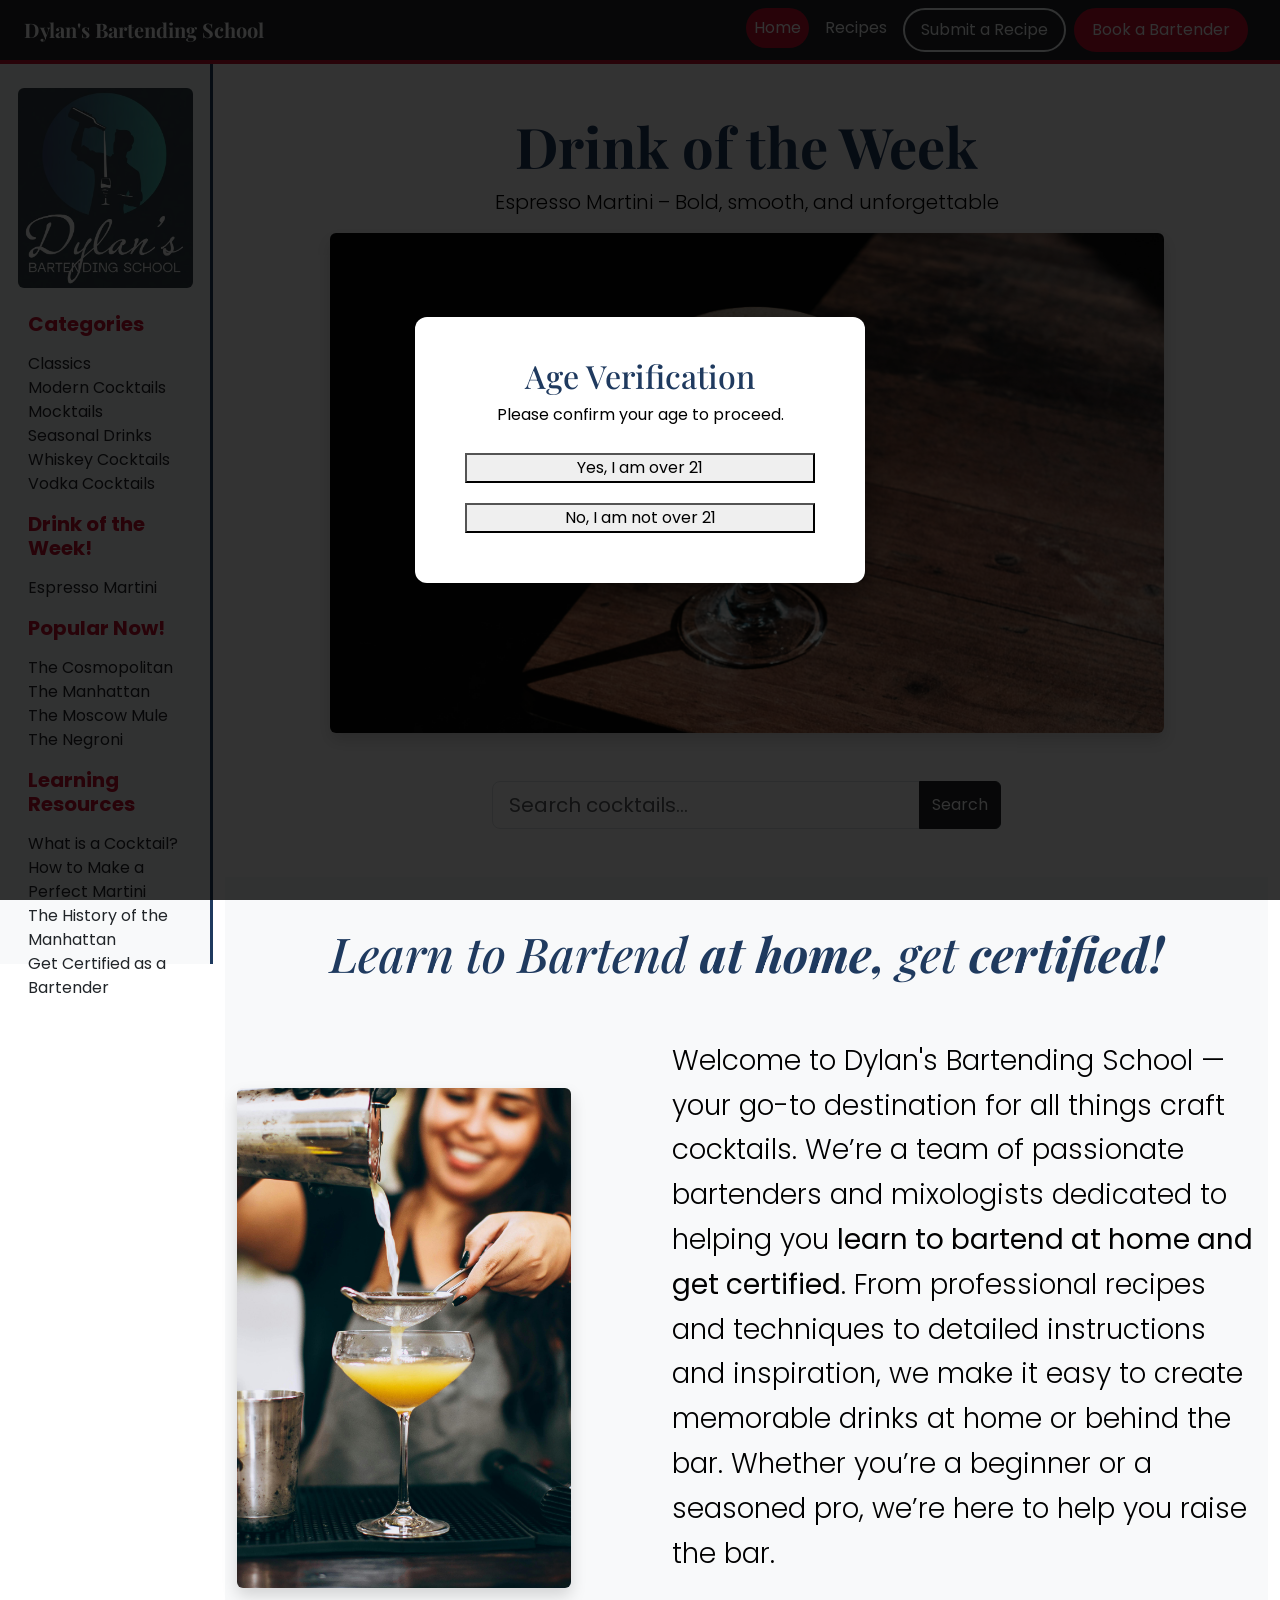
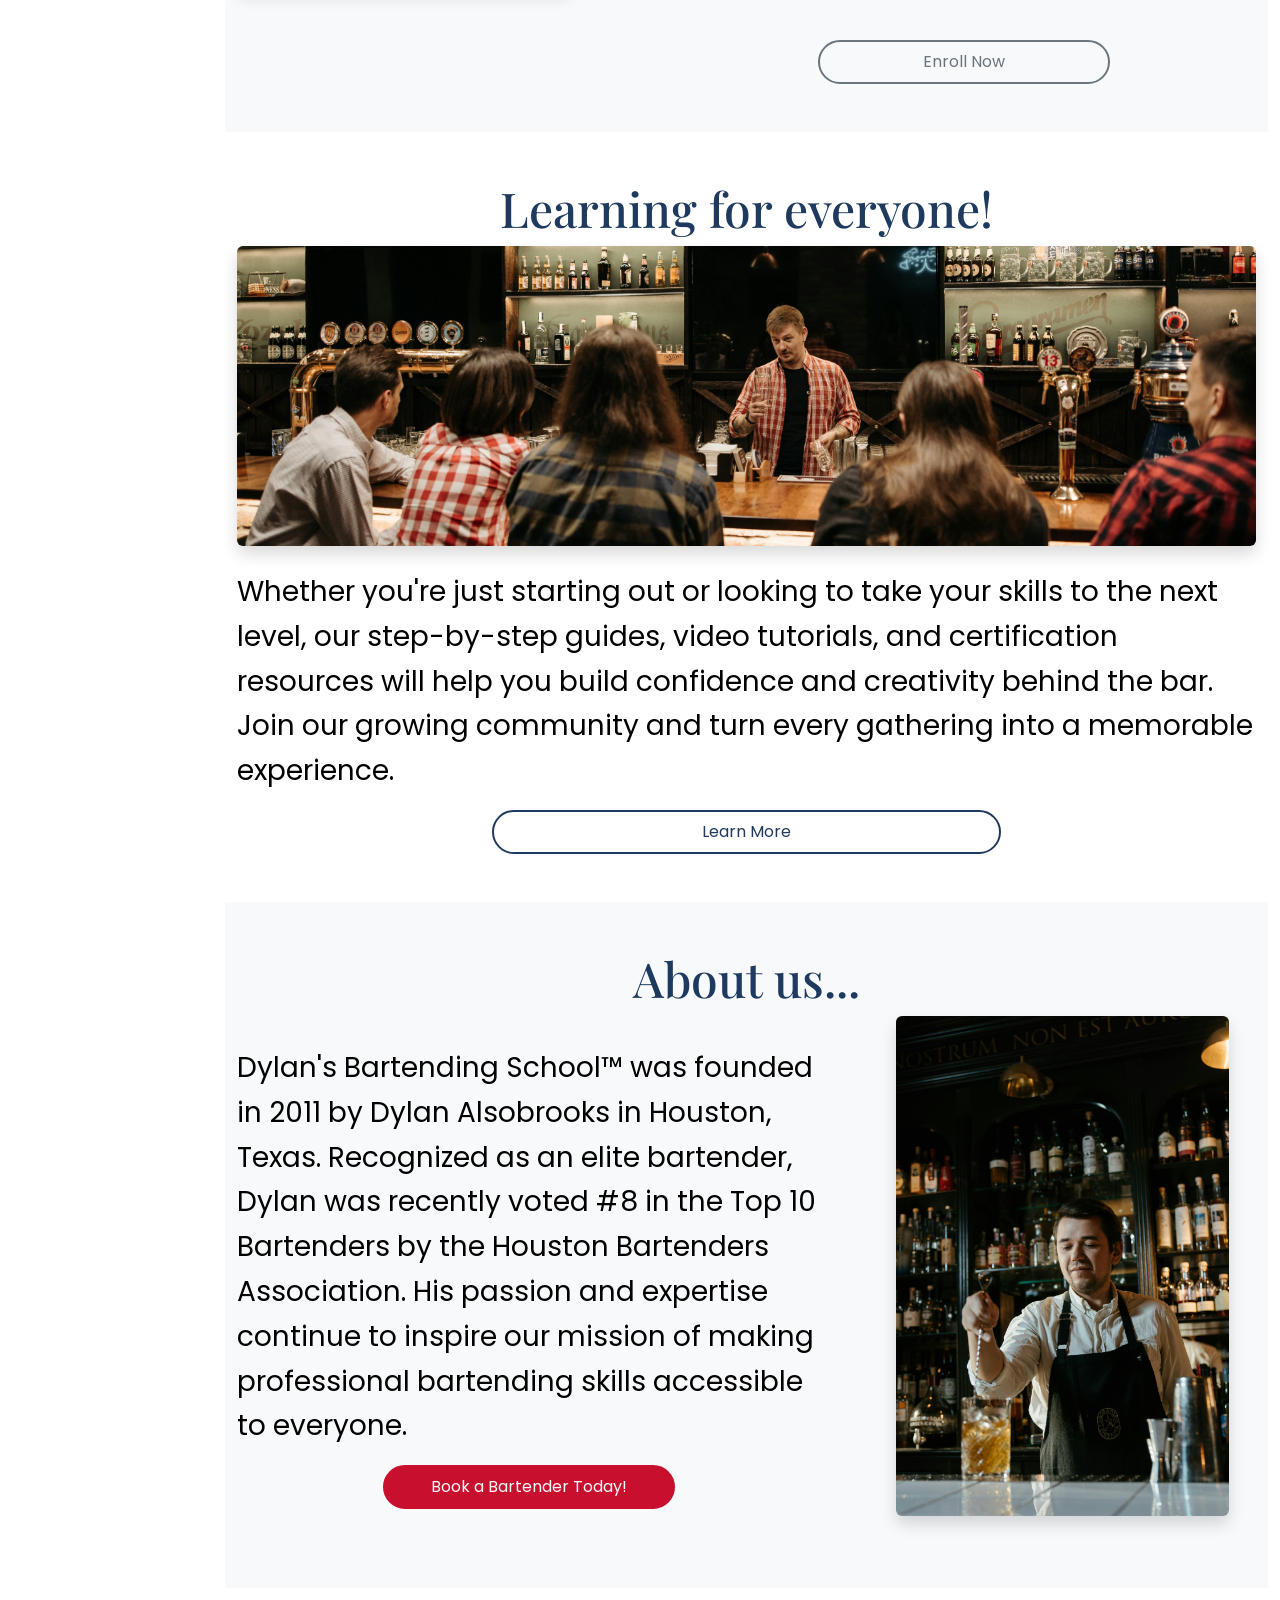
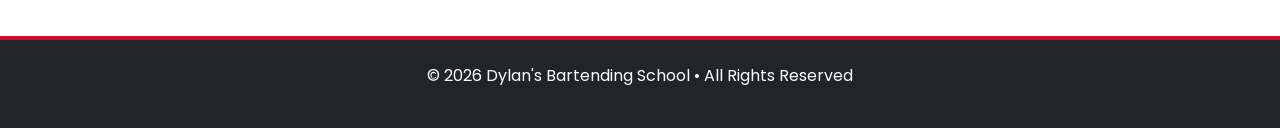
<file: html/index.html>
<!doctype html>
<html lang="en">
<!-- Our group project header -->

<head>
    <meta charset="utf-8">
    <meta name="viewport" content="width=device-width, initial-scale=1">
    <title>Drink of the Week</title>
    <!-- bootstrap 5 -->
    <link href="https://cdn.jsdelivr.net/npm/bootstrap@5.3.3/dist/css/bootstrap.min.css" rel="stylesheet">
    <!-- google fonts -->
    <link
        href="https://fonts.googleapis.com/css2?family=Playfair+Display:wght@400;700&family=Poppins:wght@400;500&display=swap"
        rel="stylesheet">
    <link href="../css/style.css" rel="stylesheet">
</head>

<!-- Project body -->

<body>
    <div id="age-gate-container"><!-- age verification --></div>
    <div id="nav-container" class="sticky-top"><!-- top navigation bar --></div>
    <div class="container-fluid">
        <div class="row">
            <div id="sidebar-container" class="col-lg-2 sidebar py-4 d-none d-lg-block"><!-- sidebar --></div>

            <!-- Project main content -->
            <div class="col-lg-10 py-5">

                <!-- hero - drink of the week -->
                <div class="text-center mb-5">
                    <h1 class="display-4 fw-bold">Drink of the Week</h1>
                    <p class="lead">Espresso Martini – Bold, smooth, and unforgettable</p>
                    <img src="../src/pexelsDrinkOfTheWeek.jpg" alt="Espresso Martini"
                        class="indexHero img-fluid rounded shadow">
                </div>

                <!-- search bar -->
                <div class="row justify-content-center mb-5">
                    <div class="col-lg-6">
                        <div class="input-group">
                            <input type="text" class="form-control form-control-lg" placeholder="Search cocktails...">
                            <button class="btn btn-dark">Search</button>
                        </div>
                    </div>
                </div>

                <section class="about py-5 bg-light">
                    <div class="container clearfix">
                        <!-- first paragraph -->
                        <h2 class="getCertifiedH2 text-center"><em>Learn to Bartend <b>at home,</b> get
                                <b>certified!</b></em></h2>
                        <div class="row align-items-center">
                            <div class="col-lg-5 mb-4 mb-lg-0 text-center text-lg-start">
                                <img src="../src/pexelsGetCertified.jpg"
                                    alt="A barrista pouring a cocktail and smiling."
                                    class="getCertifiedImg img-fluid rounded shadow">
                            </div>

                            <div class="col-lg-7">
                                <p class="getCertifiedP lead py-5 text-start mx-auto">
                                    Welcome to Dylan's Bartending School — your go-to destination for all things craft
                                    cocktails. We’re a team of passionate bartenders and mixologists dedicated to
                                    helping you <strong>learn to bartend at home and get certified</strong>. From
                                    professional recipes and techniques to detailed instructions and inspiration, we
                                    make it easy to create memorable drinks at home or behind the bar. Whether you’re a
                                    beginner or a seasoned pro, we’re here to help you raise the bar.
                                </p>
                                <a class="cta-enroll-now order-4 d-flex flex-column w-50 text-center mx-auto"
                                    href="#">Enroll Now</a>
                            </div>
                        </div>
                    </div>
                </section>

                <section class="about py-5">
                    <div class="container clearfix">
                        <!-- second paragraph -->
                        <h2 class="learningForEveryoneH2 text-center">Learning for everyone!</h2>
                        <img src="../src/pexelsLearningForEveryone.jpg"
                            alt="A group of people learning to bartend together."
                            class="learningForEveryoneImg img-fluid rounded shadow mb-4 mx-auto d-block">
                        <p class="learningForEveryoneP">
                            Whether you're just starting out or looking to take your skills to the next level, our
                            step-by-step guides, video tutorials, and certification resources will help you build
                            confidence and creativity behind the bar. Join our growing community and turn every
                            gathering into a memorable experience.
                        </p>
                        <a class="cta-learn-more order-4 d-flex flex-column w-50 text-center mx-auto" href="#">Learn
                            More</a>
                    </div>
                </section>

                <section class="about py-5 bg-light">
                    <div class="container clearfix">
                        <!-- third paragraph -->
                        <h2 class="aboutUsH2 text-center">About us...</h2>
                        <div class="row align-items-center">
                            <div class="col-lg-7 order-2 order-lg-1">
                                <p class="aboutUsP">
                                    Dylan's Bartending School™ was founded in 2011 by Dylan Alsobrooks in Houston,
                                    Texas. Recognized as an elite bartender, Dylan was recently voted #8 in the Top 10
                                    Bartenders by the Houston Bartenders Association. His passion and expertise continue
                                    to inspire our mission of making professional bartending skills accessible to
                                    everyone.
                                </p>
                                <a class="cta-booking order-4 d-flex flex-column w-50 text-center mx-auto"
                                    href="booking.html">Book a Bartender Today!</a>
                            </div>
                            <div class="col-lg-5 order-1 order-lg-2 mb-4 mb-lg-0 text-center">
                                <img src="../src/pexelsAboutUs.jpg" alt="Dylan Alsobrooks"
                                    class="aboutUsImg ms-4 img-fluid rounded shadow mb-4">
                            </div>
                        </div>
                    </div>
                </section>

            </div>
        </div>
    </div>
    <div id="footer-container"><!-- footer --></div>

    <!-- bootstrap js-->
    <script src="https://cdn.jsdelivr.net/npm/bootstrap@5.3.3/dist/js/bootstrap.bundle.min.js"></script>
    <script src="../js/ui.js"></script>
</body>

</html>
</file>
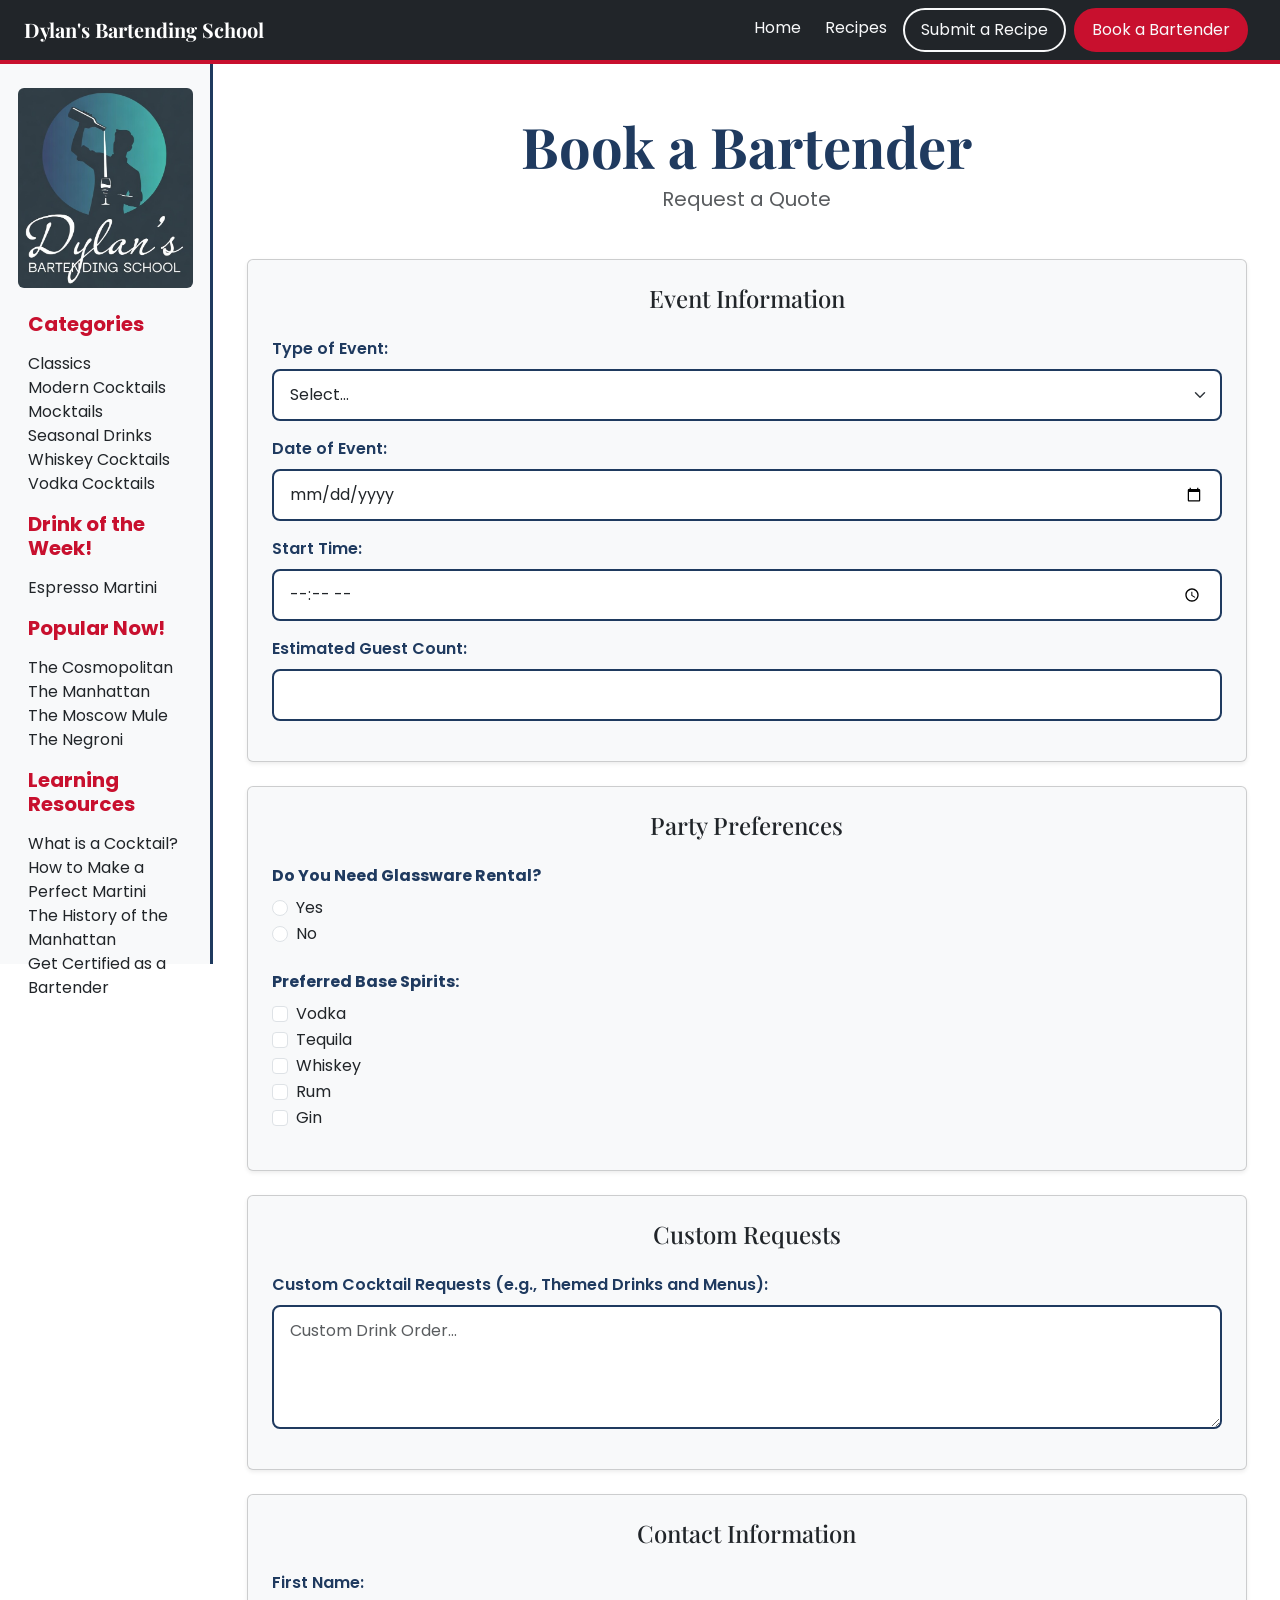
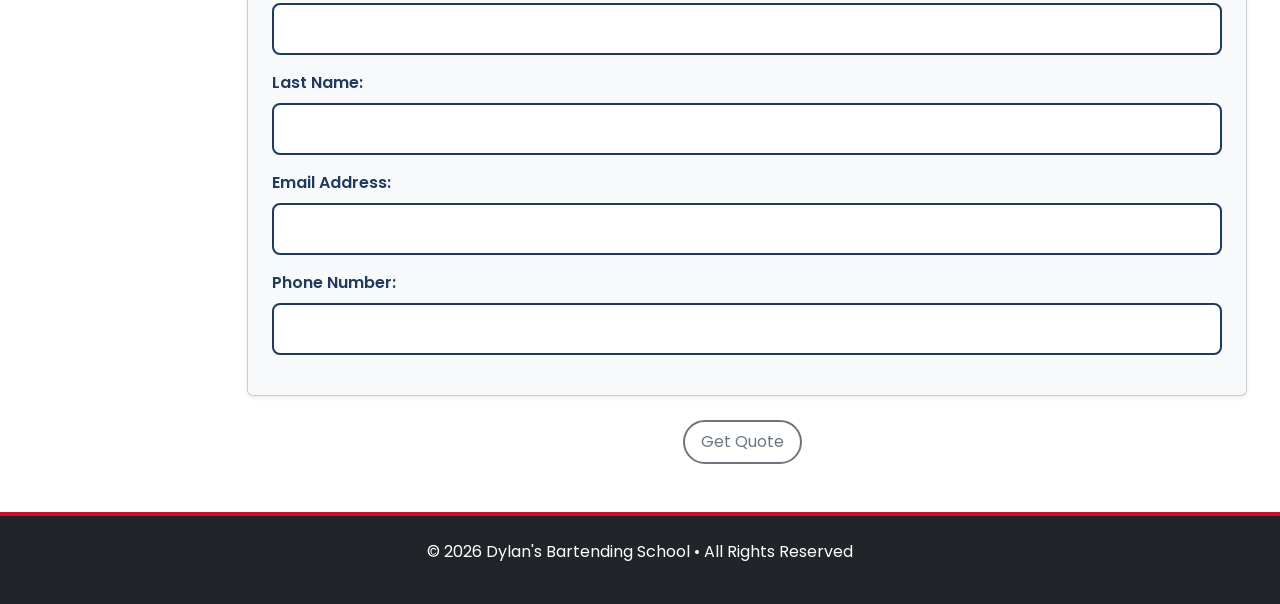
<file: html/booking.html>
<!doctype html>
<html lang="en">

<head>
    <meta charset="utf-8">
    <meta name="viewport" content="width=device-width, initial-scale=1">
    <title>Book a Bartender</title>
    <!-- bootstrap 5 -->
    <link href="https://cdn.jsdelivr.net/npm/bootstrap@5.3.3/dist/css/bootstrap.min.css" rel="stylesheet">
    <!-- google fonts -->
    <link href="https://fonts.googleapis.com/css2?family=Playfair+Display:wght@400;700&family=Poppins:wght@400;500&display=swap" rel="stylesheet">
    <link href="../css/style.css" rel="stylesheet">
</head>

<body>

    <div id="nav-container" class="sticky-top"><!-- top navbar --></div>
    <div class="container-fluid">
        <div class="row">
            <div id="sidebar-container" class="col-lg-2 sidebar py-4 d-none d-lg-block"><!-- sidebar --></div>

            <!-- main content -->
            <div class="col-lg-10 py-5">

                <!-- hero -->
                <div class="text-center mb-5">
                    <h1 class="display-4 fw-bold">Book a Bartender</h1>
                    <h5 class="text-muted fw-normal mt-2">Request a Quote</h5>
                </div>

                
                <form action="http://www.randyconnolly.com/tests/process.php" method="POST">
                    <!-- event information -->
                    <div class="card bg-light shadow-sm mx-auto mb-4 bookingCard">
                        <div class="card-body p-4">
                            <h2 class="h4 text-center mb-4">Event Information</h2>

                            <div class="mb-3">
                                <label for="event-type" class="form-label form-input-titles">Type of Event:</label>
                                <select id="event-type" name="event-type" class="form-select form-dropdown">
                                    <option value="null">Select...</option>
                                    <option value="event-type-wedding">Wedding</option>
                                    <option value="event-type-corporate">Corporate</option>
                                    <option value="event-type-private">Private</option>
                                    <option value="event-type-other">Other</option>
                                </select>
                            </div>

                            <div class="mb-3">
                                <label for="event-date" class="form-label form-input-titles">Date of Event:</label>
                                <input type="date" id="event-date" name="event-date" class="form-control form-input">
                            </div>

                            <div class="mb-3">
                                <label for="event-time" class="form-label form-input-titles">Start Time:</label>
                                <input type="time" id="event-time" name="event-time" class="form-control form-input">
                            </div>

                            <div class="mb-3">
                                <label for="guest-count" class="form-label form-input-titles">Estimated Guest Count:</label>
                                <input type="number" id="guest-count" name="guest-count" class="form-control form-input">
                            </div>
                        </div>
                    </div>

                    <!-- party preferences -->
                    <div class="card bg-light shadow-sm mx-auto mb-4 bookingCard">
                        <div class="card-body p-4">
                            <h2 class="h4 text-center mb-4">Party Preferences</h2>

                            <div class="mb-4">
                                <label class="form-label fw-bold form-input-titles">Do You Need Glassware Rental?</label>
                                <div class="form-check">
                                    <input type="radio" id="radio-yes" name="glassware" class="form-check-input form-radio" value="Yes - Glassware Needed">
                                    <label for="radio-yes" class="form-check-label form-radio-labels">Yes</label>
                                </div>
                                <div class="form-check">
                                    <input type="radio" id="radio-no" name="glassware" class="form-check-input form-radio" value="No - Glassware NOT Needed">
                                    <label for="radio-no" class="form-check-label form-radio-labels">No</label>
                                </div>
                            </div>

                            <div class="mb-3">
                                <label class="form-label fw-bold form-input-titles">Preferred Base Spirits:</label>
                                <div class="form-check">
                                    <input id="checkbox-vodka" type="checkbox" value="Vodka" name="base-spirits[]" class="form-check-input form-checkbox">
                                    <label for="checkbox-vodka" class="form-check-label form-checkbox-labels">Vodka</label>
                                </div>
                                <div class="form-check">
                                    <input type="checkbox" id="checkbox-tequila" value="Tequila" name="base-spirits[]" class="form-check-input form-checkbox">
                                    <label for="checkbox-tequila" class="form-check-label form-checkbox-labels">Tequila</label>
                                </div>
                                <div class="form-check">
                                    <input type="checkbox" id="checkbox-whiskey" value="Whiskey" name="base-spirits[]" class="form-check-input form-checkbox">
                                    <label for="checkbox-whiskey" class="form-check-label form-checkbox-labels">Whiskey</label>
                                </div>
                                <div class="form-check">
                                    <input type="checkbox" id="checkbox-rum" value="Rum" name="base-spirits[]" class="form-check-input form-checkbox">
                                    <label for="checkbox-rum" class="form-check-label form-checkbox-labels">Rum</label>
                                </div>
                                <div class="form-check">
                                    <input type="checkbox" id="checkbox-gin" value="Gin" name="base-spirits[]" class="form-check-input form-checkbox">
                                    <label for="checkbox-gin" class="form-check-label form-checkbox-labels">Gin</label>
                                </div>
                            </div>
                        </div>
                    </div>

                    <!-- customer requests -->
                    <div class="card bg-light shadow-sm mx-auto mb-4 bookingCard">
                        <div class="card-body p-4">
                            <h2 class="h4 text-center mb-4">Custom Requests</h2>
                            <div class="mb-3">
                                <label for="special-requests" class="form-label form-input-titles">Custom Cocktail Requests (e.g., Themed Drinks and Menus):</label>
                                <textarea id="special-requests" name="special-requests" class="form-control form-textarea" rows="4" placeholder="Custom Drink Order..."></textarea>
                            </div>
                        </div>
                    </div>

                        <!-- contact information -->
                        <div class="card bg-light shadow-sm mx-auto mb-4 bookingCard">
                            <div class="card-body p-4">
                                <h2 class="h4 text-center mb-4">Contact Information</h2>

                                <div class="mb-3">
                                    <label for="first-name" class="form-label form-input-titles">First Name:</label>
                                    <input type="text" id="first-name" name="first-name" class="form-control form-input">
                                </div>

                                <div class="mb-3">
                                    <label for="last-name" class="form-label form-input-titles">Last Name:</label>
                                    <input type="text" id="last-name" name="last-name" class="form-control form-input">
                                </div>

                                <div class="mb-3">
                                    <label for="email" class="form-label form-input-titles">Email Address:</label>
                                    <input type="email" id="email" name="email" class="form-control form-input">
                                </div>

                                <div class="mb-3">
                                    <label for="phone" class="form-label form-input-titles">Phone Number:</label>
                                    <input type="tel" id="phone" name="phone" class="form-control form-input">
                                </div>
                            </div>
                        </div>

                        <div id="error-messages" name="error-messages" class="error-text text-danger text-center mb-3"><!-- red error text --></div>

                        <!-- submit button -->
                        <div class="text-center">
                            <button type="submit" id="submit-btn" class="submit-form-button">Get Quote</button>
                        </div>
                    </form>
                </div>
            </div>
        </div>
    </div>
    <div id="footer-container"><!-- footer --></div>

    <!-- bootstrap js -->
    <script src="https://cdn.jsdelivr.net/npm/bootstrap@5.3.3/dist/js/bootstrap.bundle.min.js"></script>
    <script src="../js/ui.js"></script>
</body>
</html>
</file>
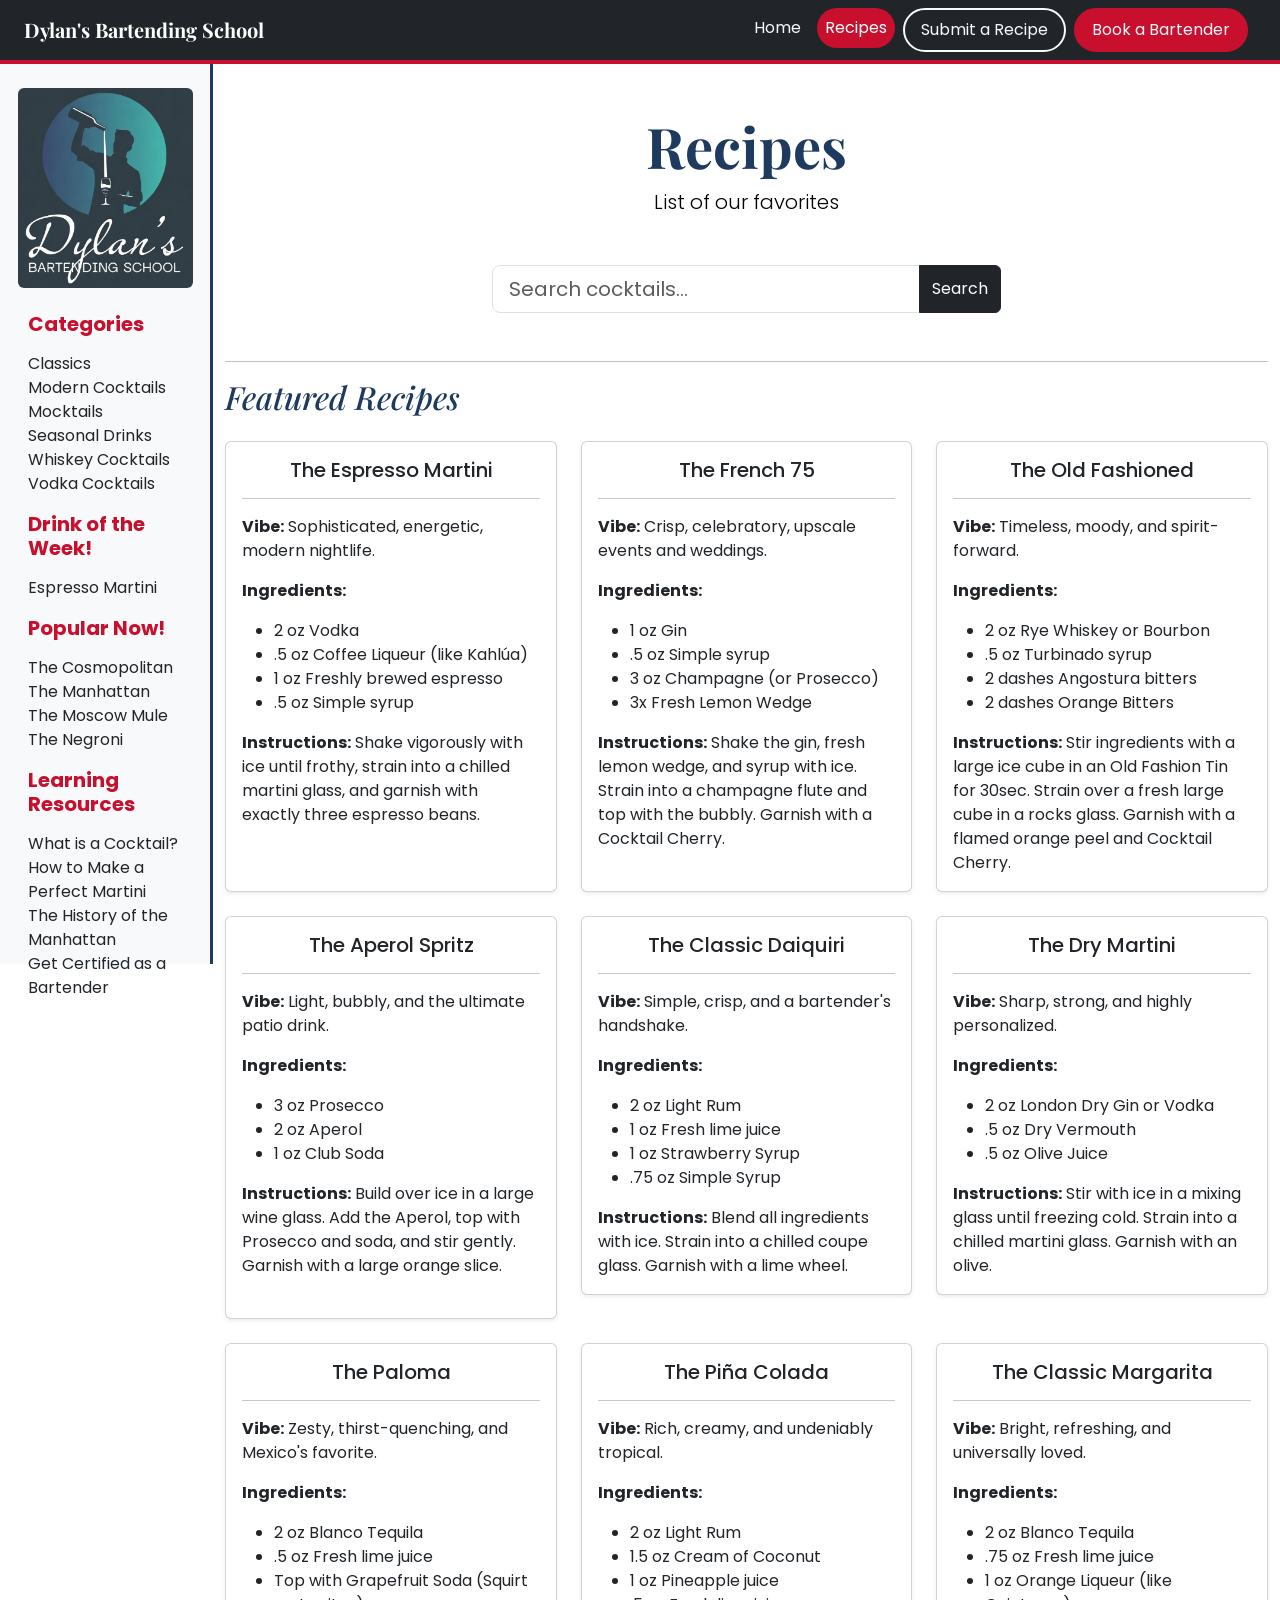
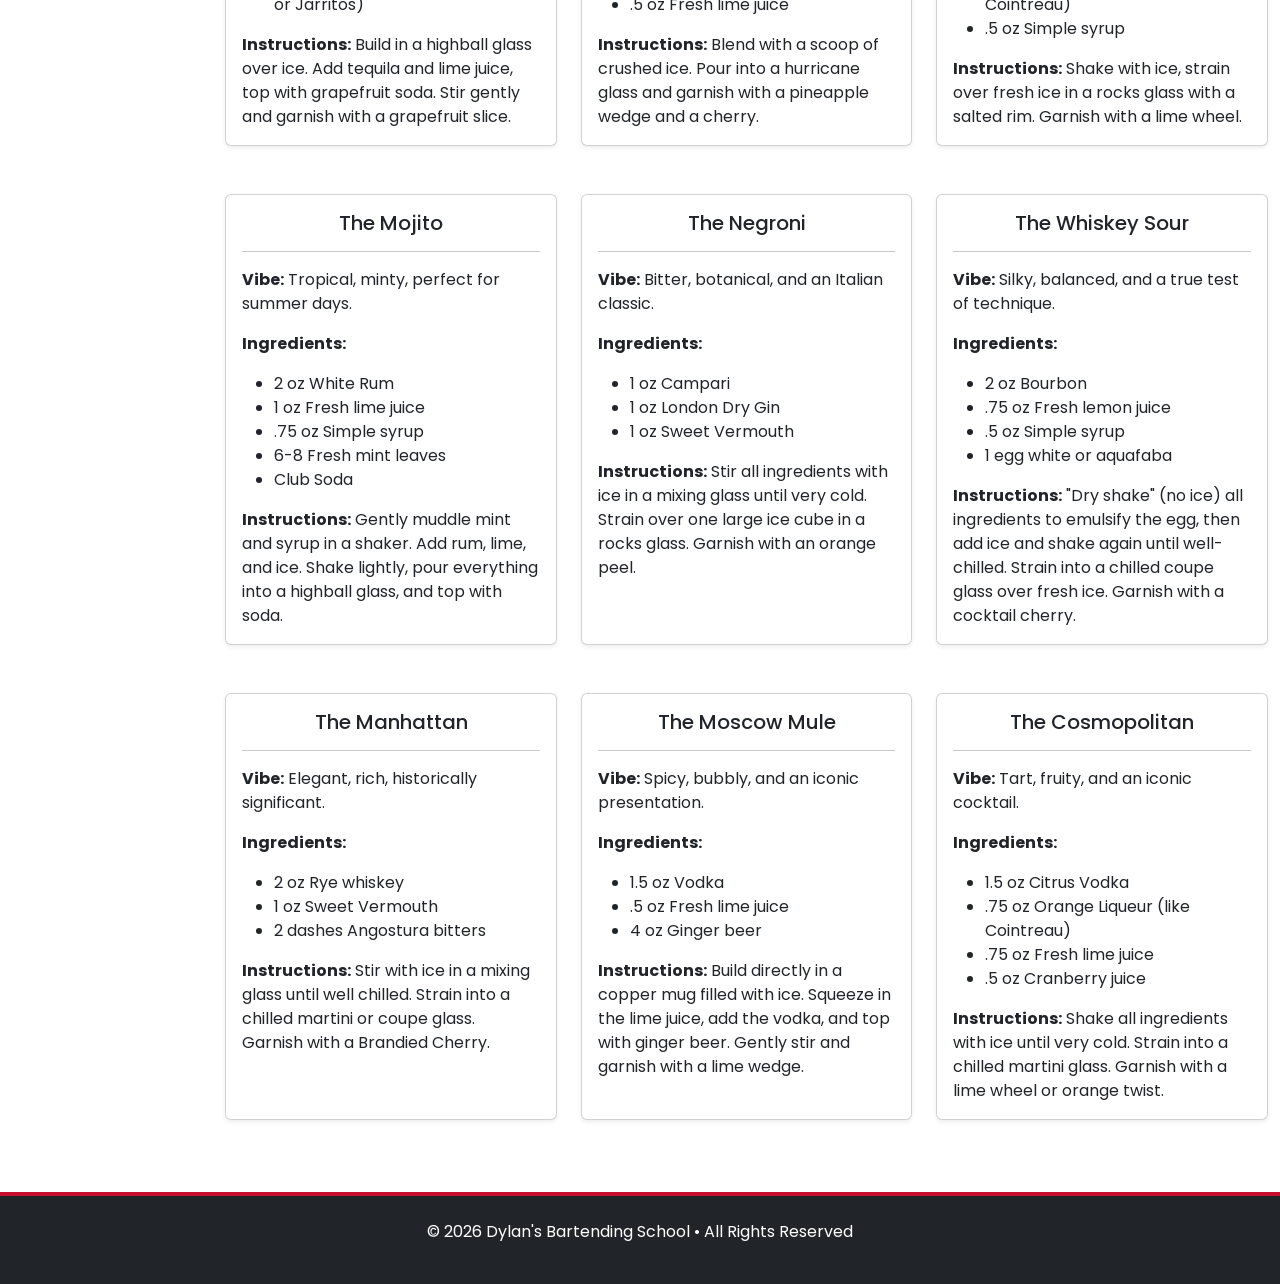
<file: html/recipe.html>
<!doctype html>
<html lang="en">

<head>
    <meta charset="utf-8">
    <meta name="viewport" content="width=device-width, initial-scale=1">
    <title>Recipes</title>
    <!-- bootstrap 5 -->
    <link href="https://cdn.jsdelivr.net/npm/bootstrap@5.3.3/dist/css/bootstrap.min.css" rel="stylesheet">
    <!-- google fonts -->
    <link href="https://fonts.googleapis.com/css2?family=Playfair+Display:wght@400;700&family=Poppins:wght@400;500&display=swap" rel="stylesheet">
    <link href="../css/style.css" rel="stylesheet">
</head>

<body>

    <div id="nav-container" class="sticky-top"><!-- top navbar --></div>
    <div class="container-fluid">
        <div class="row">
            <div id="sidebar-container" class="col-lg-2 sidebar py-4 d-none d-lg-block"><!-- sidebar --></div>

            <!-- main content -->
            <div class="col-lg-10 py-5">

                <!-- hero -->
                <div class="text-center mb-5">
                    <h1 class="display-4 fw-bold">Recipes</h1>
                    <p class="lead">List of our favorites</p>
                </div>


                <!-- search bar -->
                <div class="row justify-content-center mb-5">
                    <div class="col-lg-6">
                        <div class="input-group">
                            <input type="text" class="form-control form-control-lg" placeholder="Search cocktails...">
                            <button class="btn btn-dark">Search</button>
                        </div>
                    </div>
                </div>

                <hr>
                <!-- recipe grid -->
                <h2 class="mb-4"><em>Featured Recipes</em></h2>
                <div class="row g-4">
                    <div class="col-md-4">
                        <div class="card h-100 shadow-sm">
                            <div class="card-body">
                                <h5 class="card-title"><center>The Espresso Martini</center><hr></h5>
                                <p class="card-text"><b>Vibe:</b> Sophisticated, energetic, modern nightlife.</p>
                                <p class="card-text"><b>Ingredients:</b>
                                <ul>
                                    <li class="card-text">2 oz Vodka</li>
                                    <li class="card-text">.5 oz Coffee Liqueur (like Kahlúa)</li>
                                    <li class="card-text">1 oz Freshly brewed espresso</li>
                                    <li class="card-text">.5 oz Simple syrup</li>
                                </ul>
                                <p class="card-text">
                                    <b>Instructions:</b> Shake vigorously with ice until frothy, strain into a chilled martini glass, and garnish with exactly three espresso beans.
                                </p>
                            </div>
                        </div>
                    </div>
                    <div class="col-md-4">
                        <div class="card h-100 shadow-sm">
                            <div class="card-body">
                                <h5 class="card-title">
                                    <center>The French 75</center><hr>
                                </h5>
                                <p class="card-text"><b>Vibe:</b> Crisp, celebratory, upscale events and weddings.</p>
                                <p class="card-text"><b>Ingredients:</b>
                                <ul>
                                    <li class="card-text">1 oz Gin</li>
                                    <li class="card-text">.5 oz Simple syrup</li>
                                    <li class="card-text">3 oz Champagne (or Prosecco)</li>
                                    <li class="card-text">3x Fresh Lemon Wedge</li>
                                </ul>
                                <p class="card-text">
                                    <b>Instructions:</b> Shake the gin, fresh lemon wedge, and syrup with ice. Strain into a champagne flute and top with the bubbly. Garnish with a Cocktail Cherry.
                                </p>
                            </div>
                        </div>
                    </div>
                    <div class="col-md-4">
                        <div class="card h-100 shadow-sm">
                            <div class="card-body">
                                <h5 class="card-title text-center">The Old Fashioned</h5><hr>
                                <p class="card-text"><b>Vibe:</b> Timeless, moody, and spirit-forward.</p>
                                <p class="card-text"><b>Ingredients:</b>
                                <ul>
                                    <li class="card-text">2 oz Rye Whiskey or Bourbon</li>
                                    <li class="card-text">.5 oz Turbinado syrup</li>
                                    <li class="card-text">2 dashes Angostura bitters</li>
                                    <li class="card-text">2 dashes Orange Bitters</li>
                                </ul>
                                <p class="card-text">
                                    <b>Instructions:</b> Stir ingredients with a large ice cube in an Old Fashion Tin for 30sec. Strain over a fresh large cube in a rocks glass. Garnish with a flamed orange peel and Cocktail Cherry.
                                </p>
                            </div>
                        </div>
                    </div>

                    <div class="col-md-4">
                        <div class="card h-100 shadow-sm">
                            <div class="card-body">
                                <h5 class="card-title text-center">The Aperol Spritz</h5><hr>
                                <p class="card-text"><b>Vibe:</b> Light, bubbly, and the ultimate patio drink.</p>
                                <p class="card-text"><b>Ingredients:</b></p>
                                <ul>
                                    <li class="card-text">3 oz Prosecco</li>
                                    <li class="card-text">2 oz Aperol</li>
                                    <li class="card-text">1 oz Club Soda</li>
                                </ul>
                                <p class="card-text">
                                    <b>Instructions:</b> Build over ice in a large wine glass. Add the Aperol, top with Prosecco and soda, and stir gently. Garnish with a large orange slice.
                                </p>
                            </div>
                        </div>
                    </div>

                    <div class="col-md-4 mb-4">
                        <div class="card h-100 shadow-sm">
                            <div class="card-body">
                                <h5 class="card-title text-center">The Classic Daiquiri</h5><hr>
                                <p class="card-text"><b>Vibe:</b> Simple, crisp, and a bartender's handshake.</p>
                                <p class="card-text"><b>Ingredients:</b></p>
                                <ul>
                                    <li class="card-text">2 oz Light Rum</li>
                                    <li class="card-text">1 oz Fresh lime juice</li>
                                    <li class="card-text">1 oz Strawberry Syrup</li>
                                    <li class="card-text">.75 oz Simple Syrup</li>
                                </ul>
                                <p class="card-text">
                                    <b>Instructions:</b> Blend all ingredients with ice. Strain into a chilled coupe glass. Garnish with a lime wheel.
                                </p>
                            </div>
                        </div>
                    </div>
                    
                    <div class="col-md-4 mb-4">
                        <div class="card h-100 shadow-sm">
                            <div class="card-body">
                                <h5 class="card-title text-center">The Dry Martini</h5><hr>
                                <p class="card-text"><b>Vibe:</b> Sharp, strong, and highly personalized.</p>
                                <p class="card-text"><b>Ingredients:</b></p>
                                <ul>
                                    <li class="card-text">2 oz London Dry Gin or Vodka</li>
                                    <li class="card-text">.5 oz Dry Vermouth</li>
                                    <li class="card-text">.5 oz Olive Juice</li>
                                </ul>
                                <p class="card-text">
                                    <b>Instructions:</b> Stir with ice in a mixing glass until freezing cold. Strain into a chilled martini glass. Garnish with an olive.
                                </p>
                            </div>
                        </div>
                    </div>
                    <div class="col-md-4 mb-4">
                        <div class="card h-100 shadow-sm">
                            <div class="card-body">
                                <h5 class="card-title text-center">The Paloma</h5><hr>
                                <p class="card-text"><b>Vibe:</b> Zesty, thirst-quenching, and Mexico's favorite.</p>
                                <p class="card-text"><b>Ingredients:</b></p>
                                <ul>
                                    <li class="card-text">2 oz Blanco Tequila</li>
                                    <li class="card-text">.5 oz Fresh lime juice</li>
                                    <li class="card-text">Top with Grapefruit Soda (Squirt or Jarritos)</li>
                                </ul>
                                <p class="card-text">
                                    <b>Instructions:</b> Build in a highball glass over ice. Add tequila and lime juice, top with grapefruit soda. Stir gently and garnish with a grapefruit slice.
                                </p>
                            </div>
                        </div>
                    </div>
                    <div class="col-md-4 mb-4">
                        <div class="card h-100 shadow-sm">
                            <div class="card-body">
                                <h5 class="card-title text-center">The Piña Colada</h5><hr>
                                <p class="card-text"><b>Vibe:</b> Rich, creamy, and undeniably tropical.</p>
                                <p class="card-text"><b>Ingredients:</b></p>
                                <ul>
                                    <li class="card-text">2 oz Light Rum</li>
                                    <li class="card-text">1.5 oz Cream of Coconut</li>
                                    <li class="card-text">1 oz Pineapple juice</li>
                                    <li class="card-text">.5 oz Fresh lime juice</li>
                                </ul>
                                <p class="card-text">
                                    <b>Instructions:</b> Blend with a scoop of crushed ice. Pour into a hurricane glass and garnish with a pineapple wedge and a cherry.
                                </p>
                            </div>
                        </div>
                    </div>

                    <div class="col-md-4 mb-4">
                        <div class="card h-100 shadow-sm">
                            <div class="card-body">
                                <h5 class="card-title text-center">The Classic Margarita</h5><hr>
                                <p class="card-text"><b>Vibe:</b> Bright, refreshing, and universally loved.</p>
                                <p class="card-text"><b>Ingredients:</b></p>
                                <ul>
                                    <li class="card-text">2 oz Blanco Tequila</li>
                                    <li class="card-text">.75 oz Fresh lime juice</li>
                                    <li class="card-text">1 oz Orange Liqueur (like Cointreau)</li>
                                    <li class="card-text">.5 oz Simple syrup</li>
                                </ul>
                                <p class="card-text">
                                    <b>Instructions:</b> Shake with ice, strain over fresh ice in a rocks glass with a salted rim. Garnish with a lime wheel.
                                </p>
                            </div>
                        </div>
                    </div>

                    <div class="col-md-4 mb-4">
                        <div class="card h-100 shadow-sm">
                            <div class="card-body">
                                <h5 class="card-title text-center">The Mojito</h5><hr>
                                <p class="card-text"><b>Vibe:</b> Tropical, minty, perfect for summer days.</p>
                                <p class="card-text"><b>Ingredients:</b></p>
                                <ul>
                                    <li class="card-text">2 oz White Rum</li>
                                    <li class="card-text">1 oz Fresh lime juice</li>
                                    <li class="card-text">.75 oz Simple syrup</li>
                                    <li class="card-text">6-8 Fresh mint leaves</li>
                                    <li class="card-text">Club Soda</li>
                                </ul>
                                <p class="card-text">
                                    <b>Instructions:</b> Gently muddle mint and syrup in a shaker. Add rum, lime, and ice. Shake lightly, pour everything into a highball glass, and top with soda.
                                </p>
                            </div>
                        </div>
                    </div>

                    <div class="col-md-4 mb-4">
                        <div class="card h-100 shadow-sm">
                            <div class="card-body">
                                <h5 class="card-title text-center">The Negroni</h5><hr>
                                <p class="card-text"><b>Vibe:</b> Bitter, botanical, and an Italian classic.</p>
                                <p class="card-text"><b>Ingredients:</b></p>
                                <ul>
                                    <li class="card-text">1 oz Campari</li>
                                    <li class="card-text">1 oz London Dry Gin</li>
                                    <li class="card-text">1 oz Sweet Vermouth</li>
                                </ul>
                                <p class="card-text">
                                    <b>Instructions:</b> Stir all ingredients with ice in a mixing glass until very cold. Strain over one large ice cube in a rocks glass. Garnish with an orange peel.
                                </p>
                            </div>
                        </div>
                    </div>

                    <div class="col-md-4 mb-4">
                        <div class="card h-100 shadow-sm">
                            <div class="card-body">
                                <h5 class="card-title text-center">The Whiskey Sour</h5><hr>
                                <p class="card-text"><b>Vibe:</b> Silky, balanced, and a true test of technique.</p>
                                <p class="card-text"><b>Ingredients:</b></p>
                                <ul>
                                    <li class="card-text">2 oz Bourbon </li>
                                    <li class="card-text">.75 oz Fresh lemon juice</li>
                                    <li class="card-text">.5 oz Simple syrup</li>
                                    <li class="card-text">1 egg white or aquafaba</li>
                                </ul>
                                <p class="card-text">
                                    <b>Instructions:</b> "Dry shake" (no ice) all ingredients to emulsify the egg, then add ice and shake again until well-chilled. Strain into a chilled coupe glass over fresh ice. Garnish with a cocktail cherry.
                                </p>
                            </div>
                        </div>
                    </div>

                    <div class="col-md-4 mb-4">
                        <div class="card h-100 shadow-sm">
                            <div class="card-body">
                                <h5 class="card-title text-center">The Manhattan</h5><hr>
                                <p class="card-text"><b>Vibe:</b> Elegant, rich, historically significant.</p>
                                <p class="card-text"><b>Ingredients:</b></p>
                                <ul>
                                    <li class="card-text">2 oz Rye whiskey</li>
                                    <li class="card-text">1 oz Sweet Vermouth</li>
                                    <li class="card-text">2 dashes Angostura bitters</li>
                                </ul>
                                <p class="card-text">
                                    <b>Instructions:</b> Stir with ice in a mixing glass until well chilled. Strain into a chilled martini or coupe glass. Garnish with a Brandied Cherry.
                                </p>
                            </div>
                        </div>
                    </div>

                    <div class="col-md-4 mb-4">
                        <div class="card h-100 shadow-sm">
                            <div class="card-body">
                                <h5 class="card-title text-center">The Moscow Mule</h5><hr>
                                <p class="card-text"><b>Vibe:</b> Spicy, bubbly, and an iconic presentation.</p>
                                <p class="card-text"><b>Ingredients:</b></p>
                                <ul>
                                    <li class="card-text">1.5 oz Vodka</li>
                                    <li class="card-text">.5 oz Fresh lime juice</li>
                                    <li class="card-text">4 oz Ginger beer</li>
                                </ul>
                                <p class="card-text">
                                    <b>Instructions:</b> Build directly in a copper mug filled with ice. Squeeze in the lime juice, add the vodka, and top with ginger beer. Gently stir and garnish with a lime wedge.
                                </p>
                            </div>
                        </div>
                    </div>

                    <div class="col-md-4 mb-4">
                        <div class="card h-100 shadow-sm">
                            <div class="card-body">
                                <h5 class="card-title text-center">The Cosmopolitan</h5><hr>
                                <p class="card-text"><b>Vibe:</b> Tart, fruity, and an iconic cocktail.</p>
                                <p class="card-text"><b>Ingredients:</b></p>
                                <ul>
                                    <li class="card-text">1.5 oz Citrus Vodka</li>
                                    <li class="card-text">.75 oz Orange Liqueur (like Cointreau)</li>
                                    <li class="card-text">.75 oz Fresh lime juice</li>
                                    <li class="card-text">.5 oz Cranberry juice</li>
                                </ul>
                                <p class="card-text">
                                    <b>Instructions:</b> Shake all ingredients with ice until very cold. Strain into a chilled martini glass. Garnish with a lime wheel or orange twist.
                                </p>
                            </div>
                        </div>
                    </div>




                </div>
            </div>
        </div>
    </div>
    <div id="footer-container"><!-- footer --></div>

    <!-- javascript -->
    <script src="https://cdn.jsdelivr.net/npm/bootstrap@5.3.3/dist/js/bootstrap.bundle.min.js"></script>
    <script src="../js/ui.js"></script>
</body>
</html>
</file>
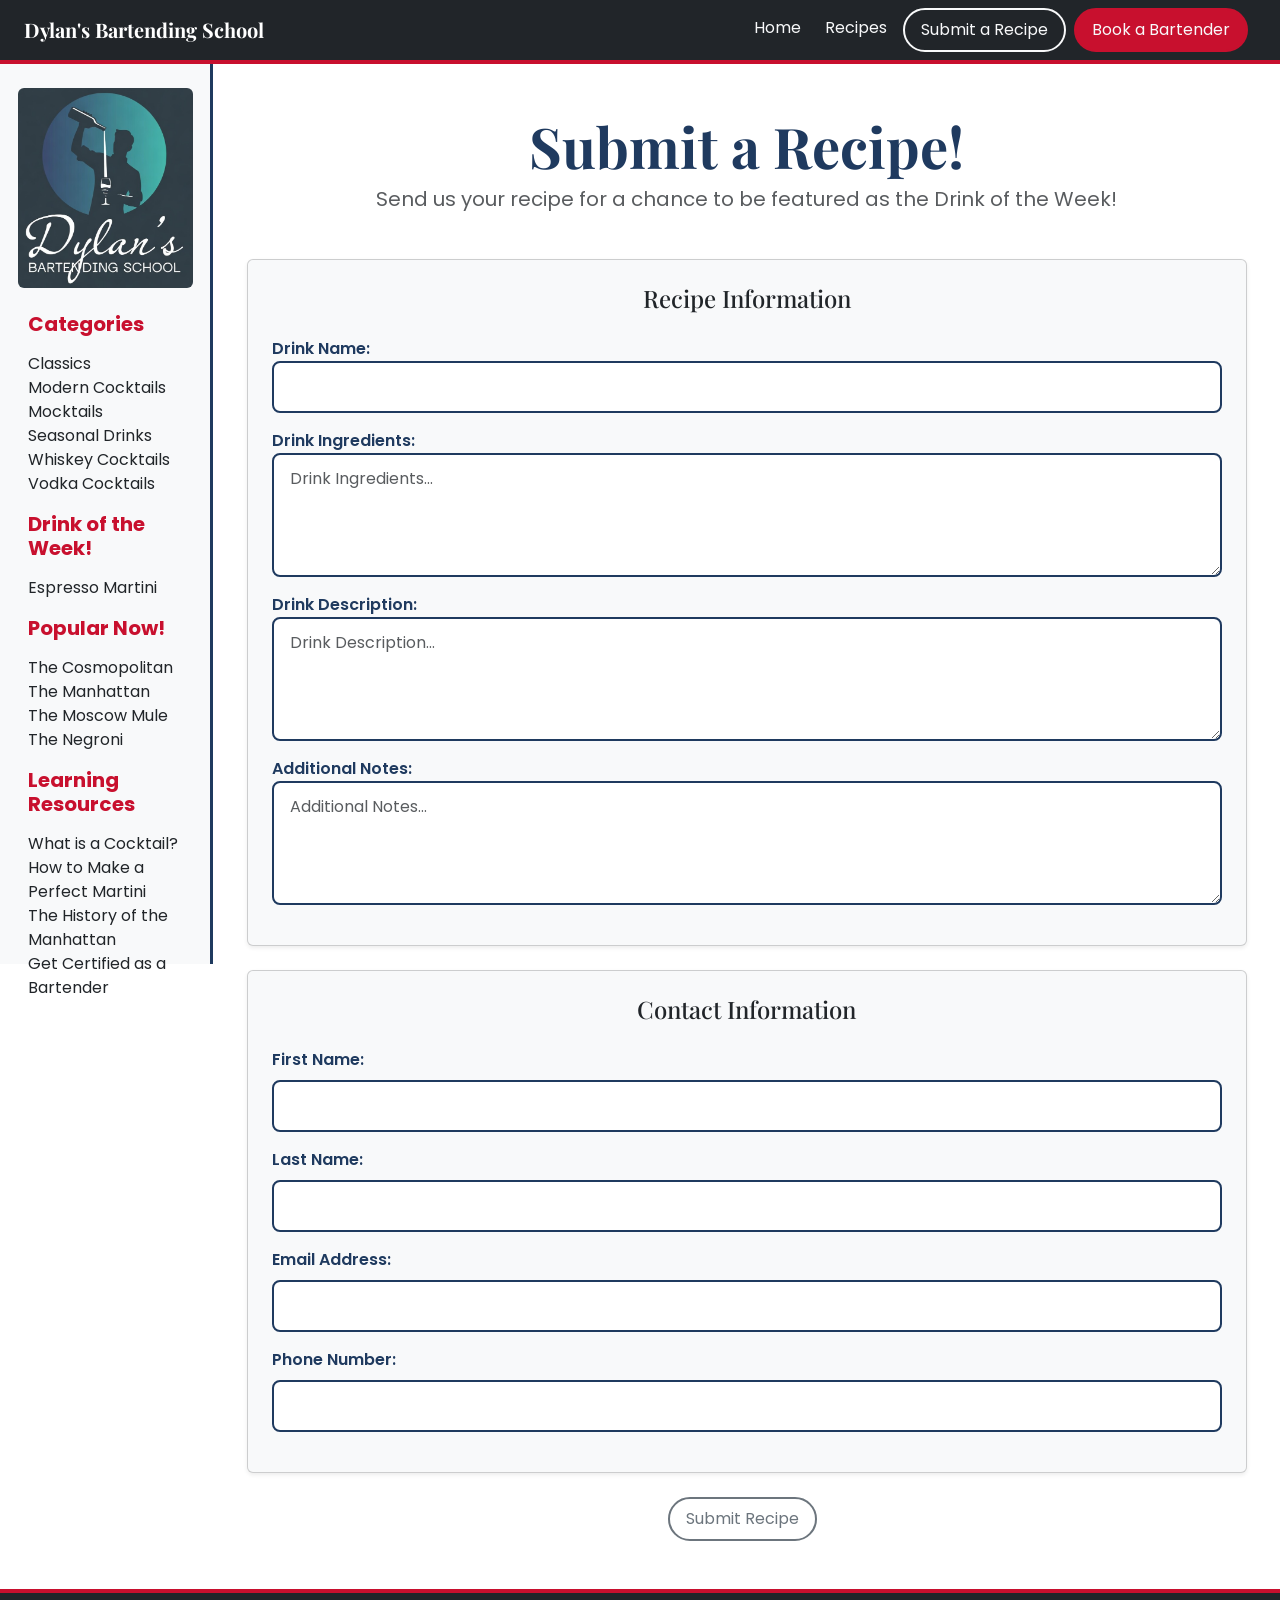
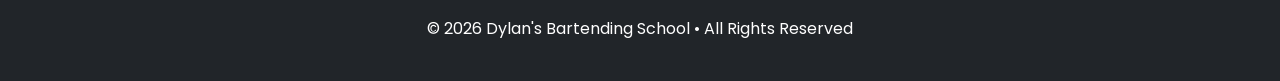
<file: html/submitRecipe.html>
<!doctype html>
<html lang="en">

<head>
    <meta charset="UTF-8">
    <meta name="viewport" content="width=device-width, initial-scale=1">
    <title>Submit a Recipe!</title>
    <!-- bootstrap 5 -->
    <link href="https://cdn.jsdelivr.net/npm/bootstrap@5.3.3/dist/css/bootstrap.min.css" rel="stylesheet">
    <!-- google fonts -->
    <link href="https://fonts.googleapis.com/css2?family=Playfair+Display:wght@400;700&family=Poppins:wght@400;500&display=swap" rel="stylesheet">
    <link href="../css/style.css" rel="stylesheet">
</head>

<body>

    <div id="nav-container" class="sticky-top"><!-- top navbar --></div>
    <div class="container-fluid">
        <div class="row">            
            <div id="sidebar-container" class="col-lg-2 sidebar py-4 d-none d-lg-block"><!-- sidebar --></div>

            <!-- main content -->
            <div class="col-lg-10 py-5">

                <!-- hero -->
                <div class="text-center mb-5">
                    <h1 class="display-4 fw-bold">Submit a Recipe!</h1>
                    <h5 class="text-muted fw-normal mt-2">Send us your recipe for a chance to be featured as the Drink of the Week!</h5>
                </div>
                
                
                <form action="http://www.randyconnolly.com/tests/process.php" method="POST">
                    <!-- recipe info -->
                    <div class="card bg-light shadow-sm mx-auto mb-4" style="max-width: 1000px;">
                        <div class="card-body p-4">
                            <h2 class="h4 text-center mb-4">Recipe Information</h2>

                            <div class="mb-3">
                                <label for="drink-name" class="form-input-titles">Drink Name:</label><br>
                                <input type="text" id="drink-name" name="drink-name" class="form-input"> <br>
                            </div>

                            <div class="mb-3">
                                <label for="drink-ingredients" class="form-input-titles">Drink Ingredients:</label><br>
                                <textarea id="drink-ingredients" name="drink-ingredients" class="form-control form-textarea" rows="4" placeholder="Drink Ingredients..."></textarea>
                            </div>

                            <div class="mb-3">
                                <label for="drink-description" class="form-input-titles">Drink Description:</label><br>
                                <textarea id="drink-description" name="drink-description" class="form-control form-textarea" rows="4" placeholder="Drink Description..."></textarea>
                            </div>

                            <div class="mb-3">
                                <label for="drink-notes" class="form-input-titles">Additional Notes:</label><br>
                                <textarea id="drink-notes" name="drink-notes" class="form-control form-textarea" rows="4" placeholder="Additional Notes..."></textarea>
                            </div>
                        </div>
                    </div>

                    <!-- contact information -->
                    <div class="card bg-light shadow-sm mx-auto mb-4" style="max-width: 1000px;">
                        <div class="card-body p-4">
                            <h2 class="h4 text-center mb-4">Contact Information</h2>
                            <div class="mb-3">
                                <label for="first-name" class="form-label form-input-titles">First Name:</label>
                                <input type="text" id="first-name" name="first-name" class="form-control form-input">
                            </div>

                            <div class="mb-3">
                                <label for="last-name" class="form-label form-input-titles">Last Name:</label>
                                <input type="text" id="last-name" name="last-name" class="form-control form-input">
                            </div>

                            <div class="mb-3">
                                <label for="email" class="form-label form-input-titles">Email Address:</label>
                                <input type="email" id="email" name="email" class="form-control form-input">
                            </div>

                            <div class="mb-3">
                                <label for="phone" class="form-label form-input-titles">Phone Number:</label>
                                <input type="tel" id="phone" name="phone" class="form-control form-input">
                            </div>
                        </div>
                    </div>
                    <div id="error-messages" name="error-messages" class="error-text text-danger text-center mb-3"><!-- red error text --></div>

                    <div class="text-center">
                        <button type="submit" id="submit-btn" class="submit-form-button">Submit Recipe</button>
                    </div>
                </form>
            </div>
        </div>
    </div>
    <div id="footer-container"><!-- footer --></div>

    <!-- bootstrap js -->
    <script src="https://cdn.jsdelivr.net/npm/bootstrap@5.3.3/dist/js/bootstrap.bundle.min.js"></script>
    <script src="../js/ui.js"></script>
</body>
</html>
</file>
<file: css/style.css>
@charset "utf-8";


/* this section is how we set up the fonts and colors so everything stays consistent across the whole website */
:root {
    --font-heading: 'Playfair Display', serif;
    --font-body: 'Poppins', sans-serif;
    --red: #c8102e;
    --navy: #1f3a5f;
    --white: #ffffff;
    --black: #000000;
    --light: #f8f9fa;
    --gray: #6c757d;
}
/*Applying the primary font and base color to the entire site */
body {
    font-family: var(--font-body);
    color: var(--black);
    background-color: var(--white);
}

h1,
h2,
h3 {
    font-family: var(--font-heading);
    color: var(--navy);
}

/* for the sidebar the full viewport height makes the layout consitent and sticky positioning will be able to help keep it visible for the customers  */
.sidebar {
    background-color: var(--light);
    height: 100vh;
    position: sticky;
    top: 0;
    border-right: 3px solid var(--navy);
}

.sidebar h5 {
    color: var(--red);
    font-weight: 700;
}

.sidebar a {
    color: var(--navy);
    transition: color 0.25s ease;
}
/* highlight links when users hover over them */
.sidebar a:hover {
    color: var(--red);
}

/* navbar */
.navbar {
    border-bottom: 4px solid var(--red);
}

.navbar-brand {
    font-family: var(--font-heading);
    color: var(--white) !important;
}

.nav-link {
    color: var(--light) !important;
    border-radius: 20px;
    transition: 0.25s ease;
    margin-right: .5rem;
}

.nav-link:hover {
    color: var(--red) !important;
    background-color: var(--white);
}

.nav-link.active {
    color: var(--white) !important;
    background-color: var(--red);
}

/* buttons and links */
.cta-recipe,
.cta-booking,
.cta-enroll-now,
.cta-learn-more,
.submit-form-button {
    display: inline-block;
    padding: 0.5rem 1rem;
    border-radius: 25px;
    text-decoration: none;
    transition: 0.25s ease;
    margin-right: .5rem;
}

.cta-recipe {
    color: var(--light);
    border: 2px solid var(--light);
}

.cta-booking {
    color: var(--light);
    background-color: var(--red);
    border: 2px solid var(--red);
}

.cta-enroll-now,
.submit-form-button {
    color: var(--gray);
    border: 2px solid var(--gray);
    background-color: transparent;
}

.cta-learn-more {
    color: var(--navy);
    border: 2px solid var(--navy);
    background-color: transparent;
}
 /* This hover effects give users feedback when clicking with buttons*/
.cta-recipe:hover {
    color: var(--red);
    border: 2px solid var(--red);
    background-color: var(--white);
}


.cta-booking:hover {
    color: var(--red);
    background-color: var(--white);
    border-color: var(--red);
}

.submit-form-button:hover {
    color: var(--light);
    background-color: var(--gray);
    border-color: var(--gray);
}

.cta-enroll-now:hover {
    color: var(--light);
    background-color: var(--gray);
}

.cta-learn-more:hover {
    color: var(--light);
    background-color: var(--navy);
}


footer {
    border-top: 4px solid var(--red);
}

/* Keeping all form fields consistent so users have a smooth experience */
.form-input,
.form-dropdown,
.form-textarea {
    width: 100%;
    padding: 0.75rem 1rem;
    font-family: var(--font-body);
    border: 2px solid var(--navy);
    border-radius: 8px;
    transition: 0.25s ease;
}

.form-input:hover,
.form-dropdown:hover,
.form-textarea:hover,
.form-input:focus,
.form-dropdown:focus,
.form-textarea:focus {
    border-color: var(--red);
    box-shadow: 0 0 0 3px rgba(200, 16, 46, 0.2);
}

.form-input-titles {
    color: var(--navy);
    font-weight: 600;
}
/* highlights selected options so users can clearly see their choices */
.form-check-input:checked {
    background-color: var(--red);
    border-color: var(--red);
}

/* age verification modal */
.modal-overlay {
    position: fixed;
    inset: 0;
    background-color: rgba(0, 0, 0, 0.8);
    display: flex;
    justify-content: center;
    align-items: center;
    z-index: 9999;
}

.modal-content {
    background-color: var(--white);
    padding: 40px;
    border-radius: 12px;
    text-align: center;
    max-width: 450px;
    box-shadow: 0 10px 30px rgba(0, 0, 0, 0.5);
}

.modal-content button {
    margin: 10px;
}

/* home page */
.indexHero {
    max-height: 500px;
    width: 80%;
    object-fit: cover;
    object-position: 50% 45%;
}
/* keeps headings consistent across sections on the website  */
.getCertifiedH2,
.learningForEveryoneH2,
.aboutUsH2 {
    font-size: 3rem;
}
/* makes paragraph text easier to read for user */
.getCertifiedP,
.learningForEveryoneP,
.aboutUsP {
    font-size: 1.75rem;
    line-height: 1.6;
}

.getCertifiedImg,
.aboutUsImg {
    max-height: 500px;
    object-fit: cover;
}

.learningForEveryoneImg {
    height: 300px;
    width: 100%;
    object-fit: cover;
    object-position: 50% 60%;
}
/*  booking page booking card limits form width so it’s easier for users to read and fill out */

.bookingCard {
    max-width: 1000px;
}
</file>
